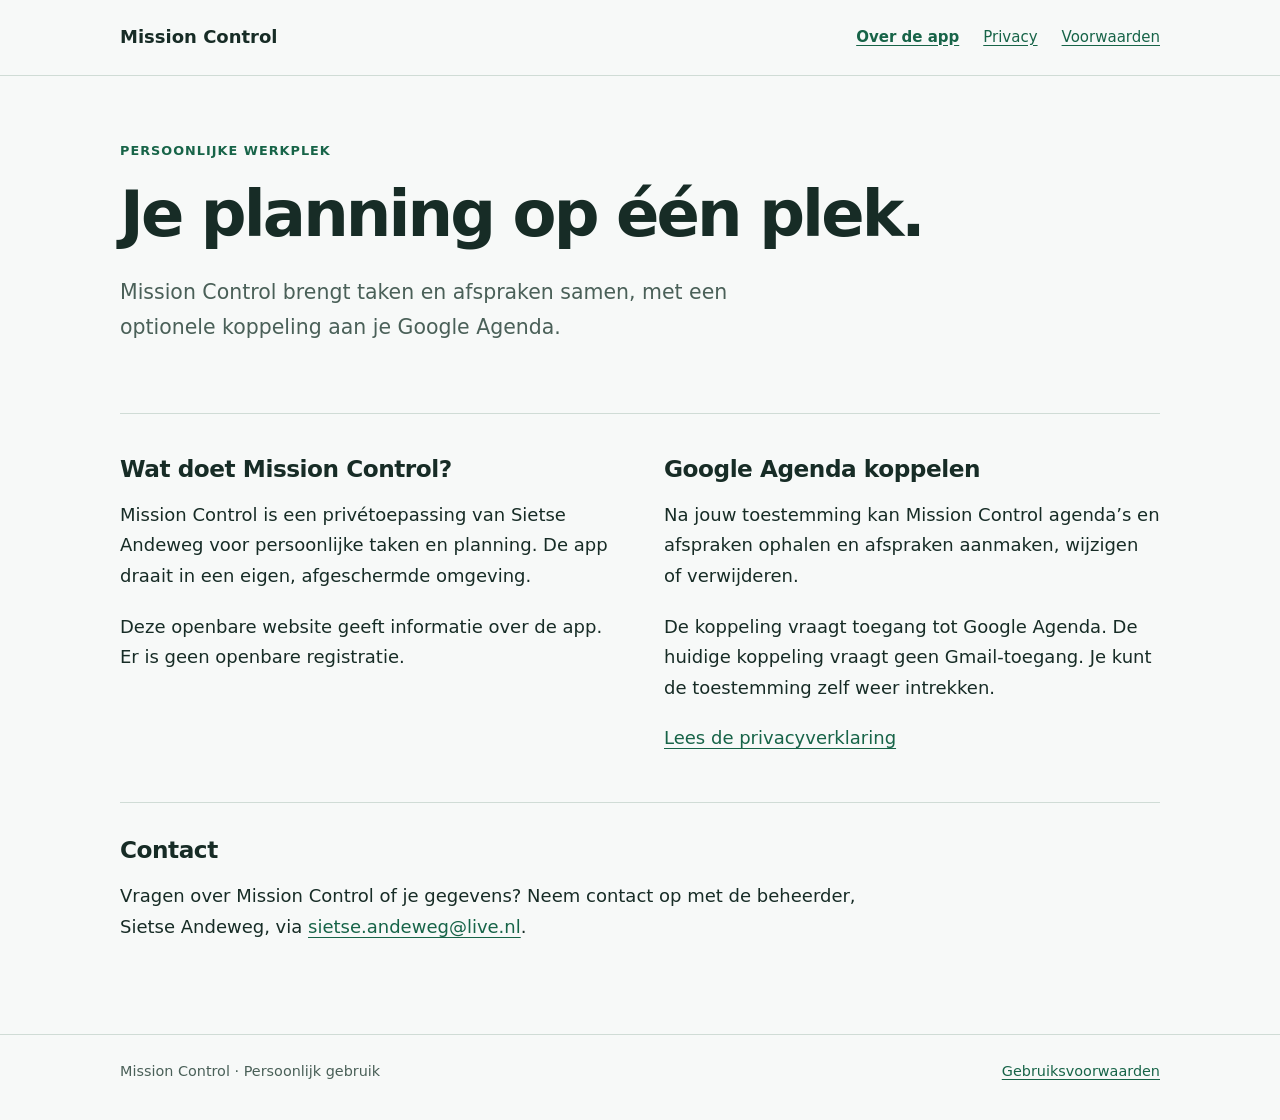
<file: index.html>
<!doctype html>
<html lang="nl">
<head><meta charset="utf-8"><meta name="viewport" content="width=device-width,initial-scale=1"><meta name="description" content="Mission Control is een persoonlijke werkplek voor taken en planning, met een optionele Google Agenda-koppeling."><title>Mission Control | Persoonlijke planning</title><link rel="stylesheet" href="styles.css"></head>
<body><a class="skip" href="#inhoud">Naar de inhoud</a>
<header><div class="wrap"><a class="brand" href="index.html">Mission Control</a><nav aria-label="Hoofdnavigatie"><a href="index.html" aria-current="page">Over de app</a><a href="privacy.html">Privacy</a><a href="voorwaarden.html">Voorwaarden</a></nav></div></header>
<main id="inhoud" class="wrap">
<div class="intro"><p class="label">Persoonlijke werkplek</p><h1>Je planning op één plek.</h1><p class="lead">Mission Control brengt taken en afspraken samen, met een optionele koppeling aan je Google Agenda.</p></div>
<div class="sections"><section><h2>Wat doet Mission Control?</h2><p>Mission Control is een privétoepassing van Sietse Andeweg voor persoonlijke taken en planning. De app draait in een eigen, afgeschermde omgeving.</p><p>Deze openbare website geeft informatie over de app. Er is geen openbare registratie.</p></section>
<section><h2>Google Agenda koppelen</h2><p>Na jouw toestemming kan Mission Control agenda’s en afspraken ophalen en afspraken aanmaken, wijzigen of verwijderen.</p><p>De koppeling vraagt toegang tot Google Agenda. De huidige koppeling vraagt geen Gmail-toegang. Je kunt de toestemming zelf weer intrekken.</p><a href="privacy.html">Lees de privacyverklaring</a></section></div>
<section class="contact"><h2>Contact</h2><p>Vragen over Mission Control of je gegevens? Neem contact op met de beheerder, Sietse Andeweg, via <a href="mailto:sietse.andeweg@live.nl">sietse.andeweg@live.nl</a>.</p></section>
</main><footer><div class="wrap"><span>Mission Control · Persoonlijk gebruik</span><a href="voorwaarden.html">Gebruiksvoorwaarden</a></div></footer></body></html>
</file>
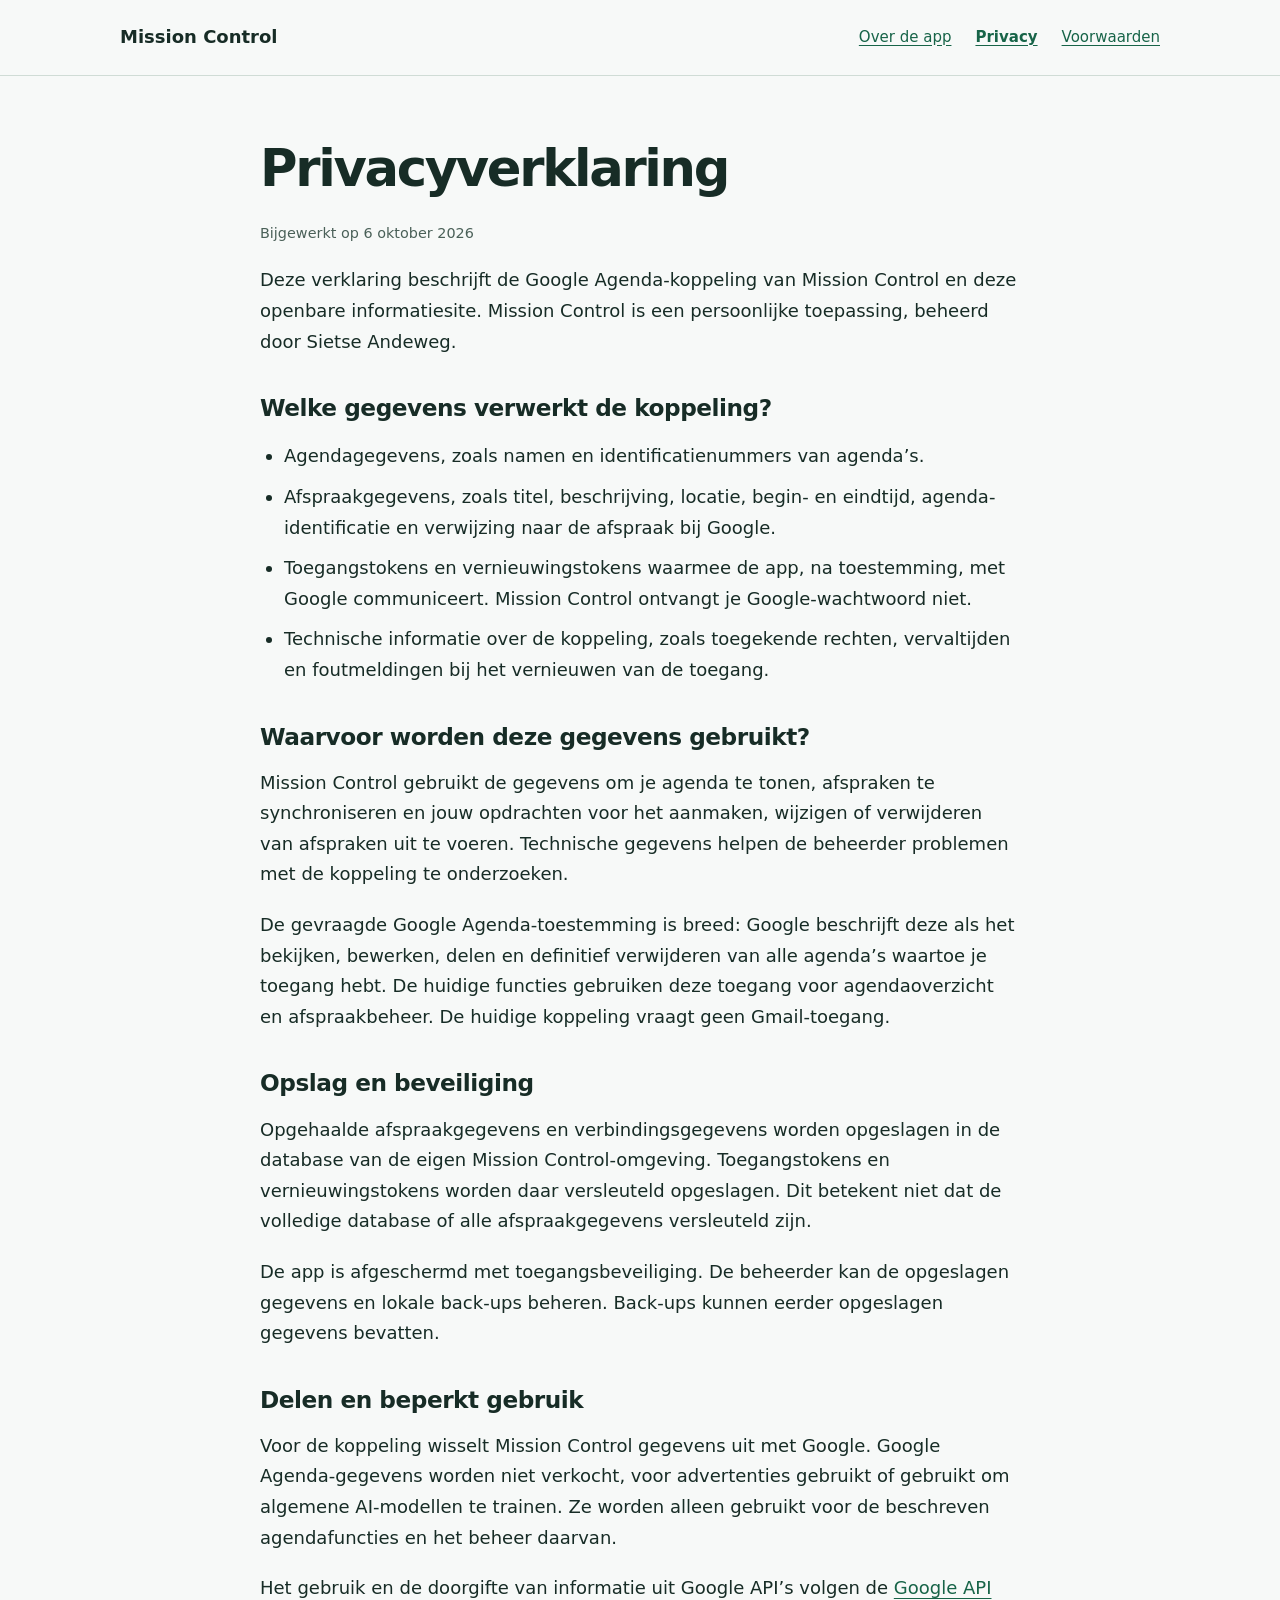
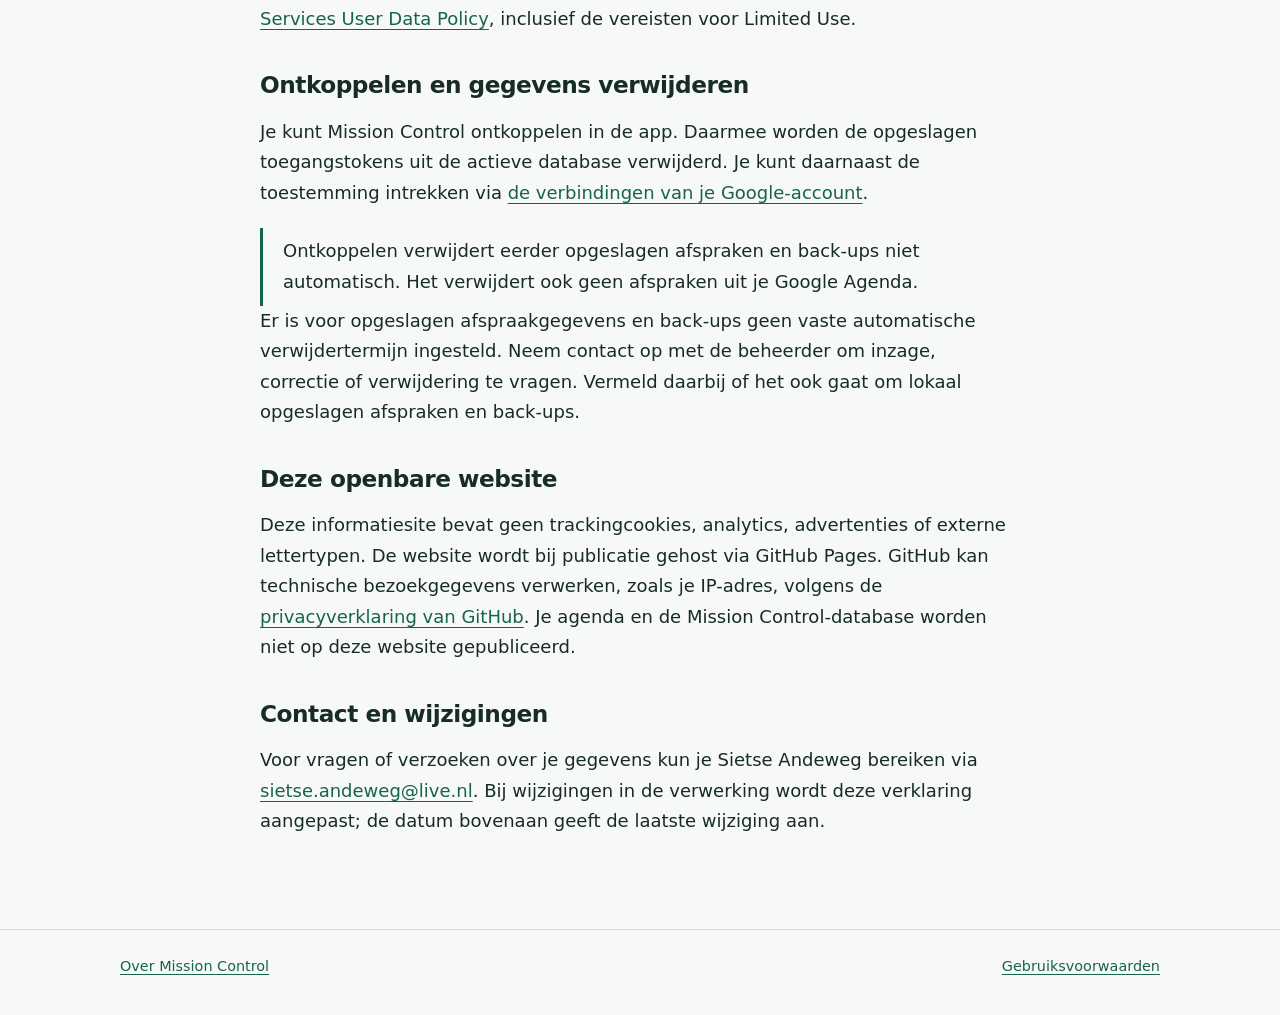
<file: privacy.html>
<!doctype html>
<html lang="nl">
<head><meta charset="utf-8"><meta name="viewport" content="width=device-width,initial-scale=1"><meta name="description" content="Hoe Mission Control omgaat met Google Agenda-gegevens, opslag, toegang en verwijdering."><title>Privacyverklaring | Mission Control</title><link rel="stylesheet" href="styles.css"></head>
<body><a class="skip" href="#inhoud">Naar de inhoud</a><header><div class="wrap"><a class="brand" href="index.html">Mission Control</a><nav aria-label="Hoofdnavigatie"><a href="index.html">Over de app</a><a href="privacy.html" aria-current="page">Privacy</a><a href="voorwaarden.html">Voorwaarden</a></nav></div></header>
<main id="inhoud" class="wrap document"><h1>Privacyverklaring</h1><p class="date">Bijgewerkt op 6 oktober 2026</p><p>Deze verklaring beschrijft de Google Agenda-koppeling van Mission Control en deze openbare informatiesite. Mission Control is een persoonlijke toepassing, beheerd door Sietse Andeweg.</p>
<section><h2>Welke gegevens verwerkt de koppeling?</h2><ul><li>Agendagegevens, zoals namen en identificatienummers van agenda’s.</li><li>Afspraakgegevens, zoals titel, beschrijving, locatie, begin- en eindtijd, agenda-identificatie en verwijzing naar de afspraak bij Google.</li><li>Toegangstokens en vernieuwingstokens waarmee de app, na toestemming, met Google communiceert. Mission Control ontvangt je Google-wachtwoord niet.</li><li>Technische informatie over de koppeling, zoals toegekende rechten, vervaltijden en foutmeldingen bij het vernieuwen van de toegang.</li></ul></section>
<section><h2>Waarvoor worden deze gegevens gebruikt?</h2><p>Mission Control gebruikt de gegevens om je agenda te tonen, afspraken te synchroniseren en jouw opdrachten voor het aanmaken, wijzigen of verwijderen van afspraken uit te voeren. Technische gegevens helpen de beheerder problemen met de koppeling te onderzoeken.</p><p>De gevraagde Google Agenda-toestemming is breed: Google beschrijft deze als het bekijken, bewerken, delen en definitief verwijderen van alle agenda’s waartoe je toegang hebt. De huidige functies gebruiken deze toegang voor agendaoverzicht en afspraakbeheer. De huidige koppeling vraagt geen Gmail-toegang.</p></section>
<section><h2>Opslag en beveiliging</h2><p>Opgehaalde afspraakgegevens en verbindingsgegevens worden opgeslagen in de database van de eigen Mission Control-omgeving. Toegangstokens en vernieuwingstokens worden daar versleuteld opgeslagen. Dit betekent niet dat de volledige database of alle afspraakgegevens versleuteld zijn.</p><p>De app is afgeschermd met toegangsbeveiliging. De beheerder kan de opgeslagen gegevens en lokale back-ups beheren. Back-ups kunnen eerder opgeslagen gegevens bevatten.</p></section>
<section><h2>Delen en beperkt gebruik</h2><p>Voor de koppeling wisselt Mission Control gegevens uit met Google. Google Agenda-gegevens worden niet verkocht, voor advertenties gebruikt of gebruikt om algemene AI-modellen te trainen. Ze worden alleen gebruikt voor de beschreven agendafuncties en het beheer daarvan.</p><p>Het gebruik en de doorgifte van informatie uit Google API’s volgen de <a href="https://developers.google.com/terms/api-services-user-data-policy">Google API Services User Data Policy</a>, inclusief de vereisten voor Limited Use.</p></section>
<section><h2>Ontkoppelen en gegevens verwijderen</h2><p>Je kunt Mission Control ontkoppelen in de app. Daarmee worden de opgeslagen toegangstokens uit de actieve database verwijderd. Je kunt daarnaast de toestemming intrekken via <a href="https://myaccount.google.com/connections">de verbindingen van je Google-account</a>.</p><div class="note"><p>Ontkoppelen verwijdert eerder opgeslagen afspraken en back-ups niet automatisch. Het verwijdert ook geen afspraken uit je Google Agenda.</p></div><p>Er is voor opgeslagen afspraakgegevens en back-ups geen vaste automatische verwijdertermijn ingesteld. Neem contact op met de beheerder om inzage, correctie of verwijdering te vragen. Vermeld daarbij of het ook gaat om lokaal opgeslagen afspraken en back-ups.</p></section>
<section><h2>Deze openbare website</h2><p>Deze informatiesite bevat geen trackingcookies, analytics, advertenties of externe lettertypen. De website wordt bij publicatie gehost via GitHub Pages. GitHub kan technische bezoekgegevens verwerken, zoals je IP-adres, volgens de <a href="https://docs.github.com/en/site-policy/privacy-policies/github-general-privacy-statement">privacyverklaring van GitHub</a>. Je agenda en de Mission Control-database worden niet op deze website gepubliceerd.</p></section>
<section><h2>Contact en wijzigingen</h2><p>Voor vragen of verzoeken over je gegevens kun je Sietse Andeweg bereiken via <a href="mailto:sietse.andeweg@live.nl">sietse.andeweg@live.nl</a>. Bij wijzigingen in de verwerking wordt deze verklaring aangepast; de datum bovenaan geeft de laatste wijziging aan.</p></section>
</main><footer><div class="wrap"><a href="index.html">Over Mission Control</a><a href="voorwaarden.html">Gebruiksvoorwaarden</a></div></footer></body></html>
</file>
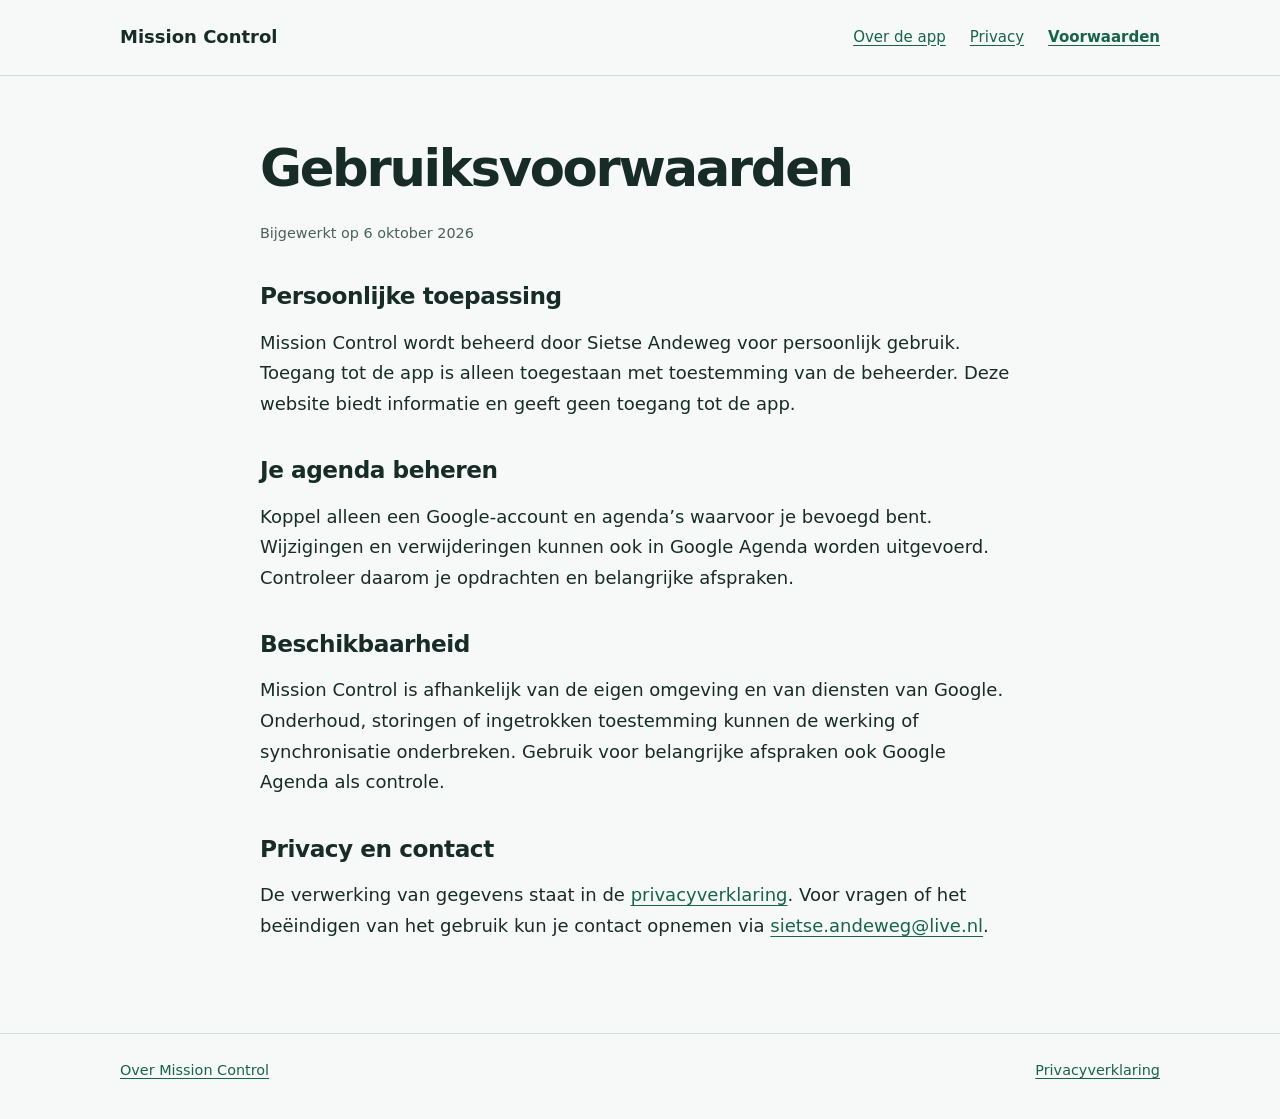
<file: voorwaarden.html>
<!doctype html>
<html lang="nl"><head><meta charset="utf-8"><meta name="viewport" content="width=device-width,initial-scale=1"><meta name="description" content="Gebruiksvoorwaarden voor de persoonlijke Mission Control-toepassing."><title>Gebruiksvoorwaarden | Mission Control</title><link rel="stylesheet" href="styles.css"></head><body><a class="skip" href="#inhoud">Naar de inhoud</a><header><div class="wrap"><a class="brand" href="index.html">Mission Control</a><nav aria-label="Hoofdnavigatie"><a href="index.html">Over de app</a><a href="privacy.html">Privacy</a><a href="voorwaarden.html" aria-current="page">Voorwaarden</a></nav></div></header>
<main id="inhoud" class="wrap document"><h1>Gebruiksvoorwaarden</h1><p class="date">Bijgewerkt op 6 oktober 2026</p><section><h2>Persoonlijke toepassing</h2><p>Mission Control wordt beheerd door Sietse Andeweg voor persoonlijk gebruik. Toegang tot de app is alleen toegestaan met toestemming van de beheerder. Deze website biedt informatie en geeft geen toegang tot de app.</p></section><section><h2>Je agenda beheren</h2><p>Koppel alleen een Google-account en agenda’s waarvoor je bevoegd bent. Wijzigingen en verwijderingen kunnen ook in Google Agenda worden uitgevoerd. Controleer daarom je opdrachten en belangrijke afspraken.</p></section><section><h2>Beschikbaarheid</h2><p>Mission Control is afhankelijk van de eigen omgeving en van diensten van Google. Onderhoud, storingen of ingetrokken toestemming kunnen de werking of synchronisatie onderbreken. Gebruik voor belangrijke afspraken ook Google Agenda als controle.</p></section><section><h2>Privacy en contact</h2><p>De verwerking van gegevens staat in de <a href="privacy.html">privacyverklaring</a>. Voor vragen of het beëindigen van het gebruik kun je contact opnemen via <a href="mailto:sietse.andeweg@live.nl">sietse.andeweg@live.nl</a>.</p></section></main><footer><div class="wrap"><a href="index.html">Over Mission Control</a><a href="privacy.html">Privacyverklaring</a></div></footer></body></html>
</file>
<file: styles.css>
:root{color-scheme:light;--bg:#f7f9f8;--ink:#172c26;--muted:#4a6058;--accent:#176448;--line:#d0dcd6}*{box-sizing:border-box}body{margin:0;background:var(--bg);color:var(--ink);font:18px/1.7 system-ui,-apple-system,BlinkMacSystemFont,"Segoe UI",sans-serif}a{color:var(--accent);text-underline-offset:.22em}a:hover{text-decoration-thickness:2px}a:focus-visible{outline:3px solid var(--accent);outline-offset:5px}.wrap{width:min(100% - 40px,1040px);margin-inline:auto}header{padding:22px 0;border-bottom:1px solid var(--line)}header .wrap{display:flex;align-items:center;justify-content:space-between;gap:24px}.brand{font-weight:750;text-decoration:none;color:var(--ink)}nav{display:flex;gap:24px;font-size:15px}nav a[aria-current=page]{font-weight:750}main{padding:64px 0 72px}h1{font-size:clamp(2.2rem,6vw,4rem);line-height:1.12;letter-spacing:-.045em;max-width:850px;margin:0 0 24px}h2{font-size:1.45rem;line-height:1.3;letter-spacing:-.02em;margin:0 0 16px}p{max-width:68ch;margin:0 0 20px}.lead{font-size:1.28rem;max-width:50ch;color:var(--muted)}.label{font-size:.8rem;font-weight:650;letter-spacing:.08em;text-transform:uppercase;color:var(--accent);margin-bottom:18px}.intro{padding-bottom:48px}.sections{display:grid;grid-template-columns:1fr 1fr;gap:48px;border-top:1px solid var(--line);padding-top:40px}.contact{margin-top:48px;padding-top:32px;border-top:1px solid var(--line)}.document{max-width:760px}.document section{margin-top:36px}.document h1{font-size:clamp(2rem,5vw,3.2rem)}li{margin-bottom:10px}ul{padding-left:24px}.note{border-left:3px solid var(--accent);padding:8px 0 8px 20px}.note p:last-child{margin:0}.date,footer{font-size:.9rem;color:var(--muted)}footer{border-top:1px solid var(--line);padding:24px 0 36px}footer .wrap{display:flex;gap:24px;justify-content:space-between;flex-wrap:wrap}.skip{position:absolute;top:-100px;left:20px;background:white;padding:8px}.skip:focus{top:8px}a{overflow-wrap:anywhere}@media(max-width:767px){header .wrap{align-items:flex-start;flex-direction:column;gap:12px}nav{gap:20px;flex-wrap:wrap}main{padding-top:40px}.sections{grid-template-columns:1fr;gap:28px}.intro{padding-bottom:28px}body{font-size:17px}}@media print{header,footer,.skip{display:none}body{background:white;color:black}main{padding:0}a{color:inherit}}
</file>
